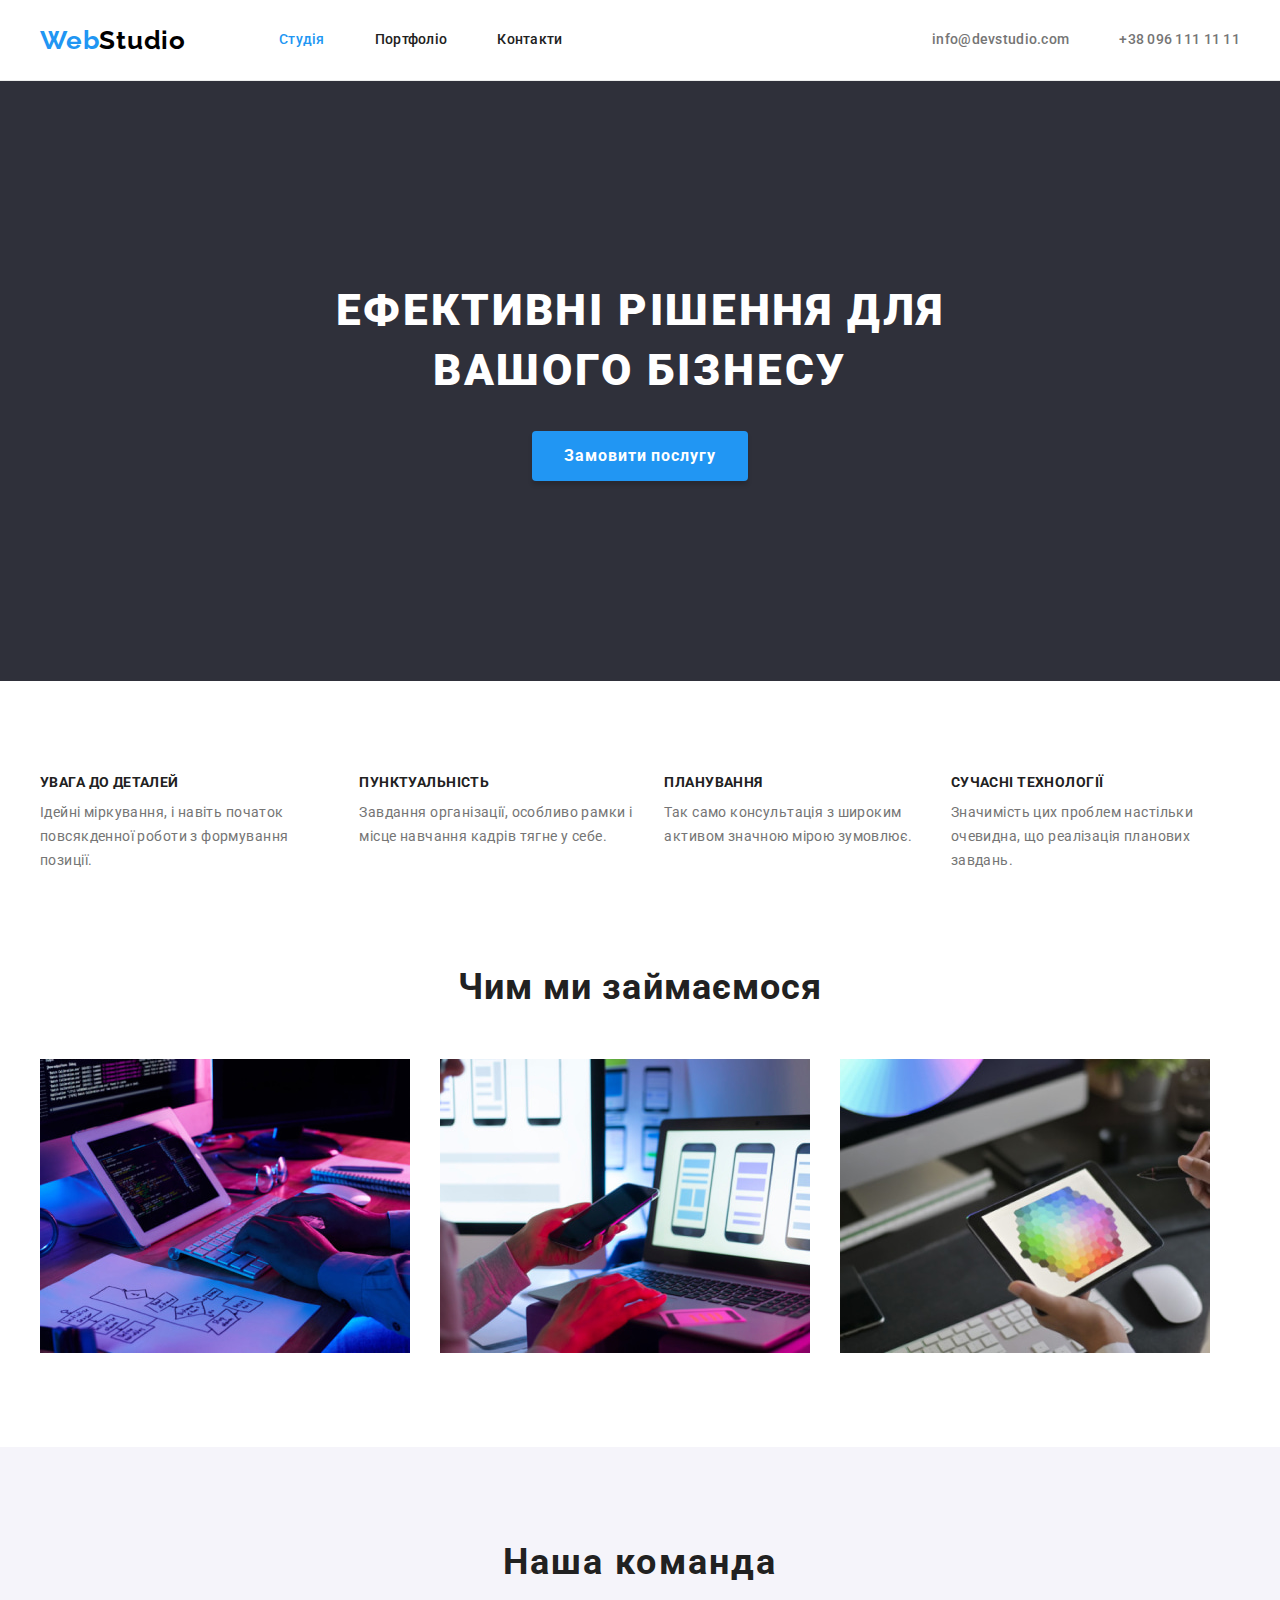
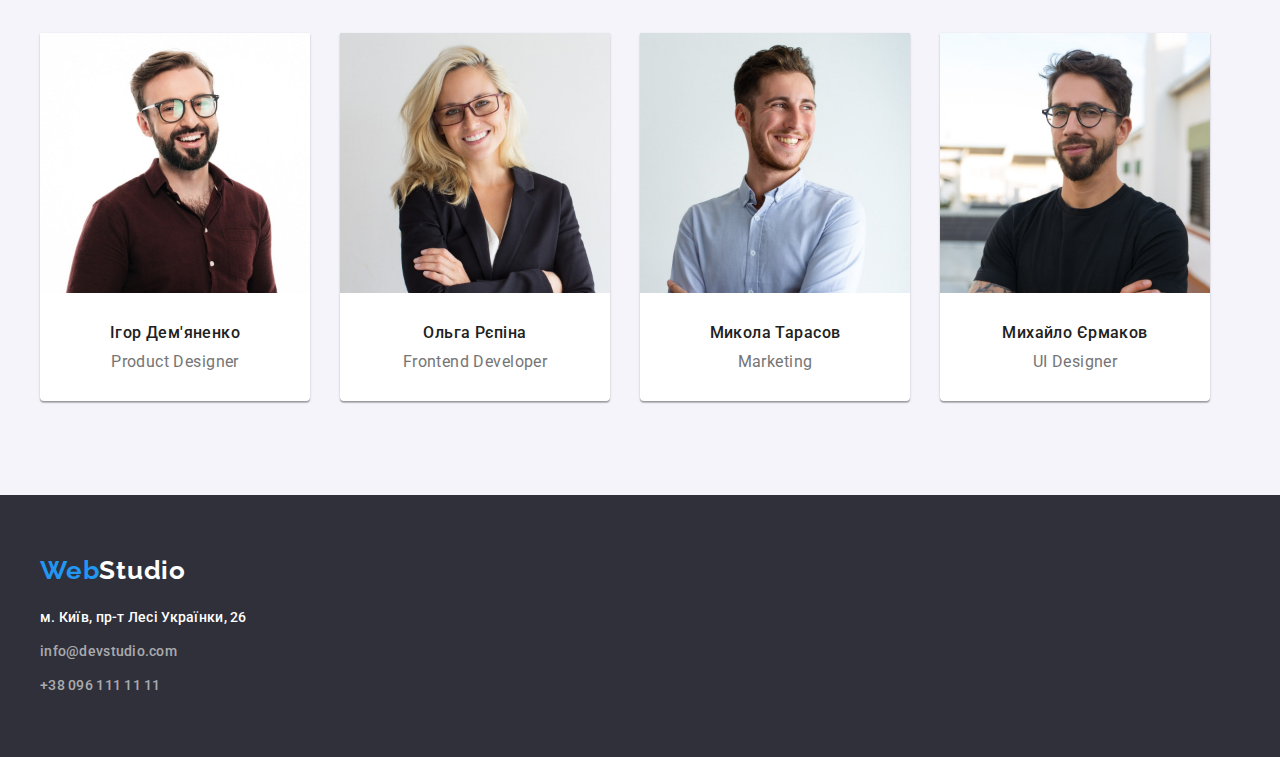
<file: index.html>
<!DOCTYPE html>
<html lang="uk">
<head>
    <meta charset="UTF-8">
    <meta http-equiv="X-UA-Compatible" content="IE=edge">
    <meta name="viewport" content="width=device-width, initial-scale=1.0">
    <title>WebStudio</title>
    <link rel="preconnect" href="https://fonts.googleapis.com">
    <link rel="preconnect" href="https://fonts.gstatic.com" crossorigin>
    <link href="https://fonts.googleapis.com/css2?family=Raleway:wght@700&family=Roboto:wght@400;500;700;900&display=swap"
        rel="stylesheet">
    <link rel="stylesheet" href="https://cdnjs.cloudflare.com/ajax/libs/modern-normalize/1.1.0/modern-normalize.min.css"
        integrity="sha512-wpPYUAdjBVSE4KJnH1VR1HeZfpl1ub8YT/NKx4PuQ5NmX2tKuGu6U/JRp5y+Y8XG2tV+wKQpNHVUX03MfMFn9Q=="
        crossorigin="anonymous" referrerpolicy="no-referrer" />
    <link rel="stylesheet" href="./css/style.css"/>
</head>
<body>

    <!--header-->
    <header class="header">
        <div class="container">
            <a class="logo" href="./"><span class="logo-web">Web</span>Studio</a>
            <nav class="header-nav">
                <ul class="header-list">
                    <li class="header-item-nav"><a class="header-link current" href="./index.html">Студія</a> </li>
                    <li class="header-item-nav"><a class="header-link" href="./portfolio.html">Портфоліо</a> </li>
                    <li class="header-item-nav"><a class="header-link" href="./">Контакти</a> </li>
                </ul>
            </nav>
            <ul class="header-contacts">
                <li class="header-item"><a class="header-mail" href="mailto:info@devstudio.com">info@devstudio.com</a></li>
                <li class="header-item"><a class="header-tel" href="tel:+380961111111">+38 096 111 11 11</a></li>
            </ul>
        </div>
    </header>
    <main>

    <!--hero-->
        <section class="hero">
            <div class="container">
            <h1 class="hero-title">Ефективні рішення для<br>вашого бізнесу</h1>
<button class="hero-btn" type="button">Замовити послугу</button>
            </div>
        </section>

    <!--benefits-->
        <section class="benefits">
            <div class="container">
            <h2 class="our-benefits-title">Наші переваги</h2>
            <ul class="benefits-list">
                <li class="benefits-item">
                   <h3 class="benefits-title">УВАГА ДО ДЕТАЛЕЙ</h3>
                    <p class="benefits-text">Ідейні міркування, і навіть початок повсякденної роботи з формування позиції.</p>
                </li>
                <li class="benefits-item">
                    <h3 class="benefits-title">ПУНКТУАЛЬНІСТЬ</h3>
                    <p class="benefits-text">Завдання організації, особливо рамки і місце навчання кадрів тягне у себе.</p>
                </li>
                <li class="benefits-item">
                    <h3 class="benefits-title">ПЛАНУВАННЯ</h3>
                    <p class="benefits-text">Так само консультація з широким активом значною мірою зумовлює.</p>
                </li>
                <li class="benefits-item">
                    <h3 class="benefits-title">СУЧАСНІ ТЕХНОЛОГІЇ</h3>
                    <p class="benefits-text">Значимість цих проблем настільки очевидна, що реалізація планових завдань.</p>
                </li>
            </ul>
            </div>
        </section>

    <!--about-->
        <section class="about no-padding-top">
            <div class="container">
            <h2 class="about-title title">Чим ми займаємося</h2>
            <ul class="about-list">
                <li class="about-list-item"><img class="about-img" src="./img/box_1.jpg" alt="Людина працює за компютером" width="370"></li>
                <li class="about-list-item"><img class="about-img" src="./img/box_2.jpg" alt="Людина создає дизайн сайту на компютері" width="370"></li>
                <li class="about-list-item"><img class="about-img" src="./img/box_3.jpg" alt="Людина працює на планшеті" width="370"></li>
            </ul>
            </div>
        </section>

    <!--teams-->
        <section class="teams">
            <div class="container">
            <h2 class="teams-title title">Наша команда</h2>
            <ul class="teams-list">
                <li class="teams-item"><img class="teams-item-img" src="./img/img_1.jpg" alt="фото Ігор Дем'яненко" width="270">
                <h3 class="teams-name">Ігор Дем'яненко</h3>
                <p class="teams-info"> <span lang="en">Product Designer</span></p>
            </li>
                <li class="teams-item"><img class="teams-item-img" src="./img/img_2.jpg" alt="фото Ольга Рєпіна" width="270">
                <h3 class="teams-name">Ольга Рєпіна</h3>
                <p class="teams-info"><span lang="en">Frontend Developer</span></p>
            </li>
                <li class="teams-item"><img class="teams-item-img" src="./img/img_3.jpg" alt="фото Микола Тарасов" width="270">
                <h3 class="teams-name">Микола Тарасов</h3>
                <p class="teams-info"><span lang="en">Marketing</span></p>
            </li>
                <li class="teams-item"><img class="teams-item-img" src="./img/img_4.jpg" alt="фото Михайло Єрмаков" width="270">
                <h3 class="teams-name">Михайло Єрмаков</h3>
                <p class="teams-info"><span lang="en">UI Designer</span></p>
            </li>
            </ul>
        </div>
        </section>
    </main>

<!--footer-->
    <footer class="footer">
        <div class="container">
        <a class="footer-logo link" href="./"><span class="logo-web">Web</span>Studio</a>
        <address class="address">
            <ul class="footer-list">
                <li class="footer-items"><a class="footer-address link" href="https://goo.gl/maps/XY3cWYFSVSTvKniZ9" target="_blank" rel="noopener noreferrer nofollow">м. Київ, пр-т Лесі Українки, 26</a></li>
                <li class="footer-items"><a class="footer-mail link" href="mailto:info@devstudio.com">info@devstudio.com</a></li>
                <li class="footer-items"><a class="footer-tel link" href="tel:+380961111111">+38 096 111 11 11</a></li>
            </ul>
        </address>
        </div>
    </footer>
</body>
</html>
</file>
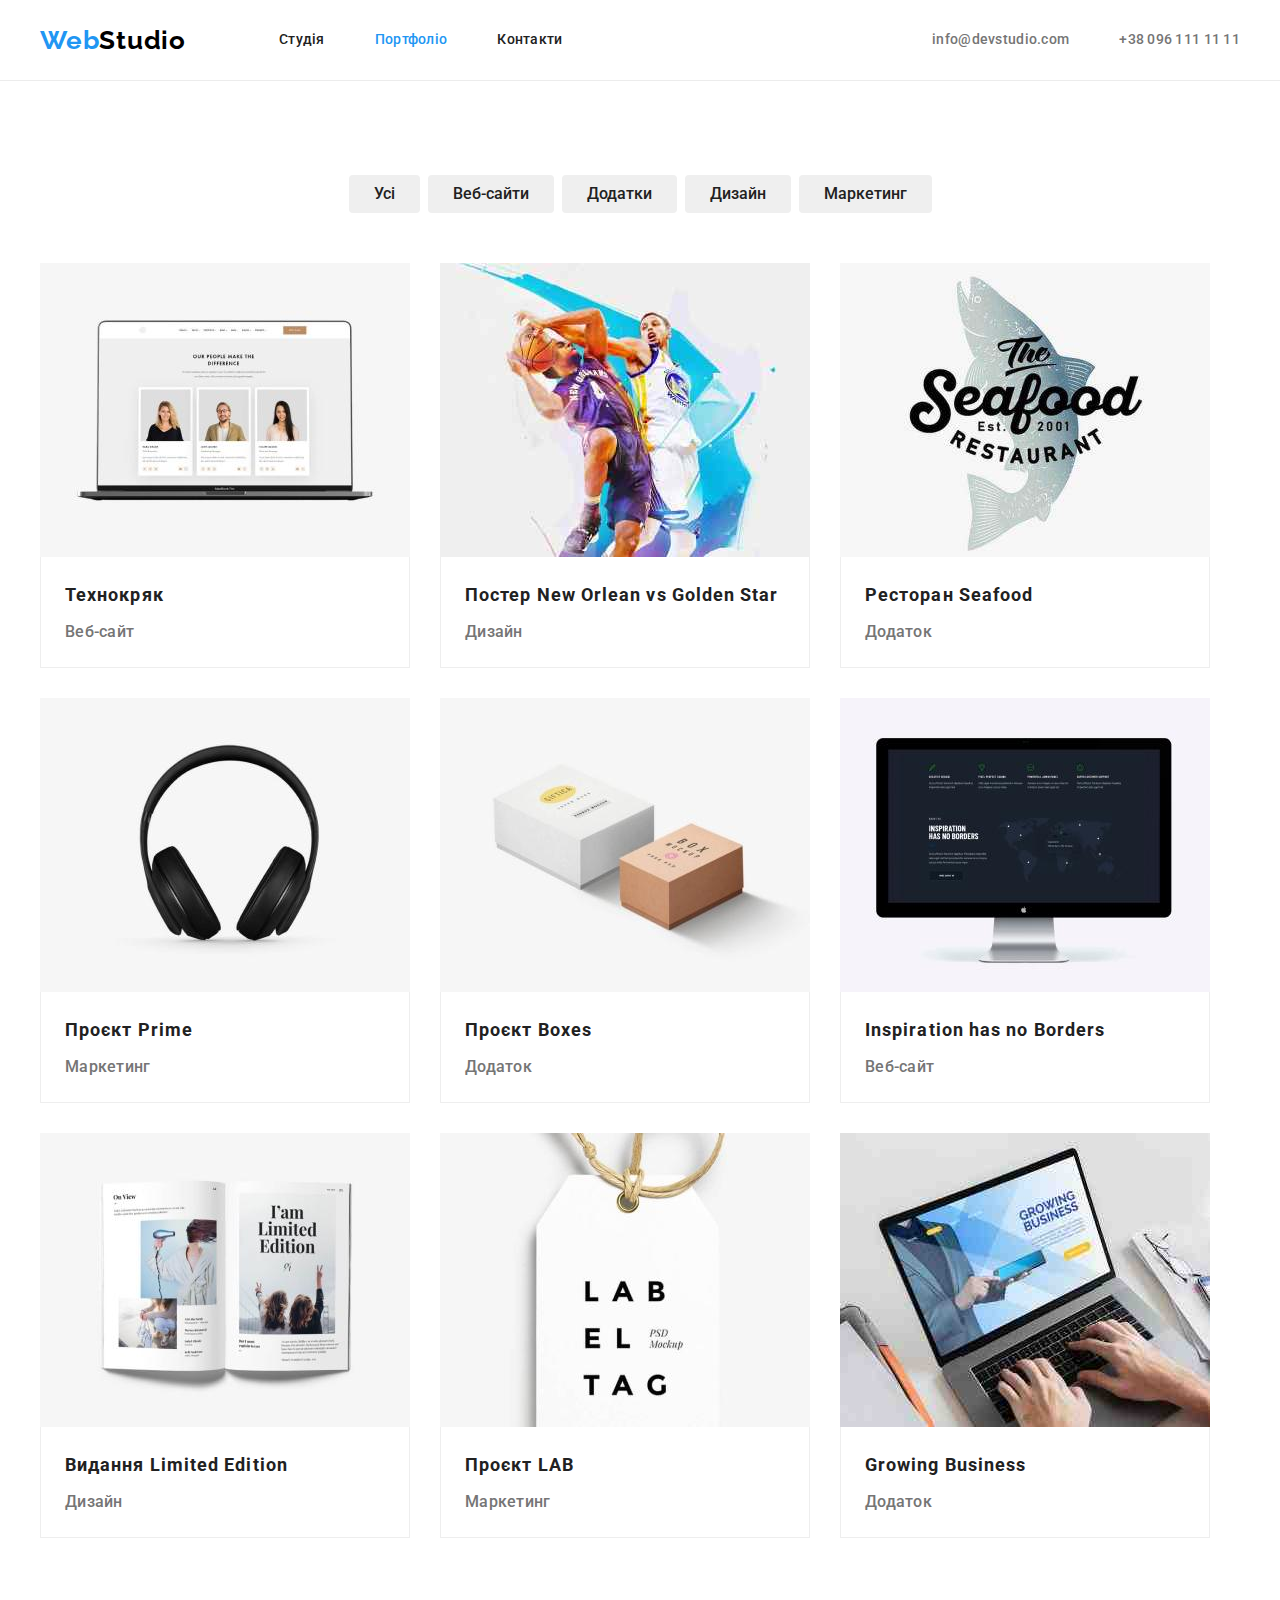
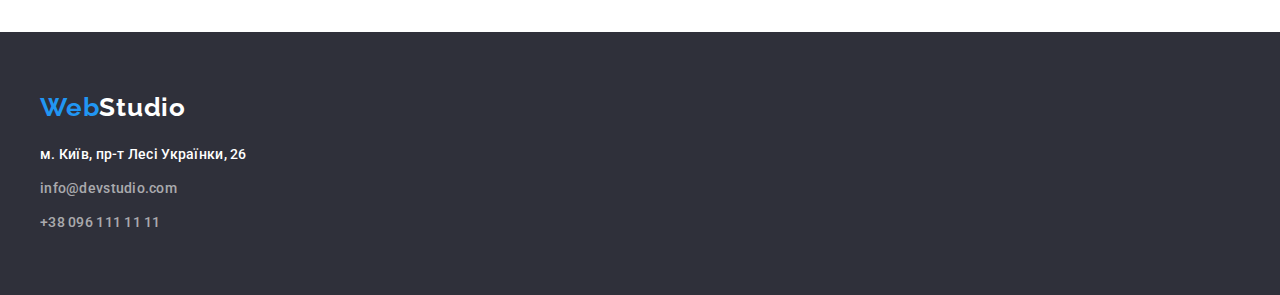
<file: portfolio.html>
<!DOCTYPE html>
<html lang="uk">

<head>
    <meta charset="UTF-8">
    <meta http-equiv="X-UA-Compatible" content="IE=edge">
    <meta name="viewport" content="width=device-width, initial-scale=1.0">
    <title>WebStudio</title>
    <link rel="preconnect" href="https://fonts.googleapis.com">
    <link rel="preconnect" href="https://fonts.gstatic.com" crossorigin>
    <link href="https://fonts.googleapis.com/css2?family=Raleway:wght@700&family=Roboto:wght@400;500;700;900&display=swap"
        rel="stylesheet">
    <link rel="stylesheet" href="https://cdnjs.cloudflare.com/ajax/libs/modern-normalize/1.1.0/modern-normalize.min.css"
        integrity="sha512-wpPYUAdjBVSE4KJnH1VR1HeZfpl1ub8YT/NKx4PuQ5NmX2tKuGu6U/JRp5y+Y8XG2tV+wKQpNHVUX03MfMFn9Q=="
        crossorigin="anonymous" referrerpolicy="no-referrer" />
    <link rel="stylesheet" href="./css/style.css" />
</head>

<body>

<!--header-->
<header class="header">
    <div class="container">
        <a class="logo" href="./"><span class="logo-web">Web</span>Studio</a>
        <nav class="header-nav">
            <ul class="header-list">
                <li class="header-item-nav"><a class="header-link" href="./index.html">Студія</a> </li>
                <li class="header-item-nav"><a class="header-link current" href="./portfolio.html">Портфоліо</a> </li>
                <li class="header-item-nav"><a class="header-link" href="./">Контакти</a> </li>
            </ul>
        </nav>
        <ul class="header-contacts">
            <li class="header-item"><a class="header-mail" href="mailto:info@devstudio.com">info@devstudio.com</a></li>
            <li class="header-item"><a class="header-tel" href="tel:+380961111111">+38 096 111 11 11</a></li>
        </ul>
    </div>
</header>
    <main>

        <!--portfolio-->
  <section class="portfolio">
    <div class="container">
        <h1 class="portfolio-title">Портфоліо</h1>
        <ul class="portfolio-filtr-list">
            <li class="portfolio-filtr-item"><button class="filtr-btn" type="button">Усі</button></li>
            <li class="portfolio-filtr-item"><button class="filtr-btn" type="button">Веб-сайти</button></li>
            <li class="portfolio-filtr-item"><button class="filtr-btn" type="button">Додатки</button></li>
            <li class="portfolio-filtr-item"><button class="filtr-btn" type="button">Дизайн</button></li>
            <li class="portfolio-filtr-item"><button class="filtr-btn" type="button">Маркетинг</button></li>
        </ul>
        <ul class="portfolio-gallery-list">
            <li class="portfolio-gallery-item"><a class="portfolio-gallery-link" href="#">
                    <img src="./img/img_11.jpg" alt="Приклад Веб-сайту" width="370">
                    <div class="portfolio-gallery-info">
                        <h2 class="portfolio-gallery-title">Технокряк</h2>
                        <p class="portfolio-gallery-text">Веб-сайт</p>
                    </div>
                </a></li>
            <li class="portfolio-gallery-item"><a class="portfolio-gallery-link" href="">
                    <img src="./img/img_12.jpg" alt="Два гравці у баскетбол з м'ячем" width="370">
                    <div class="portfolio-gallery-info">
                        <h2 class="portfolio-gallery-title">Постер New Orlean vs Golden Star</h2>
                        <p class="portfolio-gallery-text">Дизайн</p>
                    </div>
                </a></li>
            <li class="portfolio-gallery-item"><a class="portfolio-gallery-link" href="">
                    <img src="./img/img_13.jpg" alt="Логотип ресторану" width="370">
                    <div class="portfolio-gallery-info">
                        <h2 class="portfolio-gallery-title">Ресторан Seafood</h2>
                        <p class="portfolio-gallery-text">Додаток</p>
                    </div>
                </a></li>
            <li class="portfolio-gallery-item"><a class="portfolio-gallery-link" href="">
                    <img src="./img/img_14.jpg" alt="зображення навушників" width="370">
                    <div class="portfolio-gallery-info">
                        <h2 class="portfolio-gallery-title">Проєкт Prime</h2>
                        <p class="portfolio-gallery-text">Маркетинг</p>
                    </div>
                </a></li>
            <li class="portfolio-gallery-item"><a class="portfolio-gallery-link" href="">
                    <img src="./img/img_15.jpg" alt="дві коробки біла та коричнева" width="370">
                    <div class="portfolio-gallery-info">
                        <h2 class="portfolio-gallery-title">Проєкт Boxes</h2>
                        <p class="portfolio-gallery-text">Додаток</p>
                    </div>
                </a></li>
            <li class="portfolio-gallery-item"><a class="portfolio-gallery-link" href="">
                    <img src="./img/img_16.jpg" alt="монітор з відкритим Веб-сайтом" width="370">
                   <div class="portfolio-gallery-info">
                        <h2 class="portfolio-gallery-title">Inspiration has no Borders</h2>
                        <p class="portfolio-gallery-text">Веб-сайт</p>
                   </div>
                </a></li>
            <li class="portfolio-gallery-item"><a class="portfolio-gallery-link" href="">
                    <img src="./img/img_17.jpg" alt="розгорнута книжка" width="370">
                    <div class="portfolio-gallery-info">
                        <h2 class="portfolio-gallery-title">Видання Limited Edition</h2>
                        <p class="portfolio-gallery-text">Дизайн</p>
                    </div>
                </a></li>
            <li class="portfolio-gallery-item"><a class="portfolio-gallery-link" href="">
                    <img src="./img/img_18.jpg" alt="брелок з назвою проєкту" width="370">
                   <div class="portfolio-gallery-info">
                    <h2 class="portfolio-gallery-title">Проєкт LAB</h2>
                    <p class="portfolio-gallery-text">Маркетинг</p>
                   </div>
                </a></li>
            <li class="portfolio-gallery-item"><a class="portfolio-gallery-link" href="">
                    <img src="./img/img_19.jpg" alt="ноутбук з відкритим додатком" width="370">
                   <div class="portfolio-gallery-info">
                    <h2 class="portfolio-gallery-title">Growing Business</h2>
                    <p class="portfolio-gallery-text">Додаток</p>
                   </div>
                </a></li>
        </ul>
    </div>
  </section>
    </main>

    <!--footer-->
    <footer class="footer">
        <div class="container">
            <a class="footer-logo link" href="./"><span class="logo-web">Web</span>Studio</a>
            <address class="address">
                <ul class="footer-list">
                    <li class="footer-items"><a class="footer-address link" href="https://goo.gl/maps/XY3cWYFSVSTvKniZ9"
                            target="_blank" rel="noopener noreferrer nofollow">м. Київ, пр-т Лесі Українки, 26</a></li>
                    <li class="footer-items"><a class="footer-mail link"
                            href="mailto:info@devstudio.com">info@devstudio.com</a></li>
                    <li class="footer-items"><a class="footer-tel link" href="tel:+380961111111">+38 096 111 11 11</a></li>
                </ul>
            </address>
        </div>
    </footer>
</body>

</html>
</file>
<file: css/style.css>
:root {
    --primary-text-color: #212121;
    --second-text-color: #757575;
    --primary-white-color: #FFFFFF;
    --accent-color: #2196F3;
    --logo-color: #000000;
    --footer-address-color: rgba(255, 255, 255, 0.6);
    --background-body-color: #FFFFFF;
    --background-hero-color: #2F303A;
    --background-teams-color : #F5F4FA;
    --border-color: #ECECEC;
    --portfolio-gallery-info-border-color: #EEEEEE;

}

p,
h1,
h2,
h3,
h4,
h5,
h6 {
    margin: 0px;
}

ul {
    list-style: none;
    margin: 0;
    padding-left: 0;
}

button {
    cursor: pointer;
}

img {
    display: block;
}

body {
    font-family: 'Roboto', sans-serif;
    font-size: 14px;
    line-height: 1.71;
    letter-spacing: 0.03em;
    color: var(--primary-text-color);
    background: var(--background-body-color);
    margin: 0;
}

.container {
    width: 1200px;
    padding: 0px 15px;
    margin: 0 auto;
}

section {
    padding-top: 94px;
    padding-bottom: 94px;
}

a {
    font-weight: 500;
    font-size: 14px;
    line-height: 1.14;
    letter-spacing: 0.02em;
    
    color: var(--primary-text-color);
    text-decoration: none;
}


/*-----header-----*/

header .container {
    display: flex;
    align-items: center;
}

.header {
    border-bottom: 1px solid var(--border-color);
}

.header-list {
    display: flex;
}

.header-item-nav:not(:last-child) {
    margin-right: 50px;
}

.logo {
    font-family: 'Raleway', sans-serif;
    font-weight: 700;
    font-size: 26px;
    line-height: 1.19;  
    letter-spacing: 0.03em;
    color: var(--logo-color);
    margin-right: 93px;
}
.logo-web {
    color: var(--accent-color);
}

.header-link {
    display: flex;
    color: var(--primary-text-color);
    padding: 32px 0;

}

.header-link.current {
    color: var(--accent-color);
}

.header-link .header-link-current {
    display: flex;
    font-family: 'Roboto';
    font-weight: 500;
    font-size: 14px;
    line-height: 1.14;
    letter-spacing: 0.02em;
    color: var(--primary-text-color);
    padding: 32px 0;
}

.header-link:hover, 
.header-link:focus {
    color: var(--accent-color);
}

.header-contacts {
    display: flex;
    margin-left: auto;
}

.header-mail, .header-tel {
    font-weight: 500;
    font-size: 14px;
    line-height: 1.14;
    letter-spacing: 0.02em;
    color: var(--second-text-color);
    padding: 32px 0;
}

.header-mail:hover,
.header-mail:focus {
    color: var(--accent-color);
}

.header-tel:hover,
.header-tel:focus {
    color: var(--accent-color);
}

.header-item:not(:last-child) {
    margin-right: 50px;
}
/* --hero-- */
.hero {
    text-align: center;

    background: var(--background-hero-color);

    padding: 200px 0;
}

.hero-title {
    font-weight: 900;
    font-size: 44px;
    line-height: 1.36;
    letter-spacing: 0.06em;
    text-transform: uppercase;
    color: var(--primary-white-color);
   
    margin-bottom: 30px;
}

.hero-btn {
    font-family: inherit;
    font-weight: 700;
    font-size: 16px;
    line-height: 1.88;
    letter-spacing: 0.06em;
    color: var(--primary-white-color);

    background: var(--accent-color);
    cursor: pointer;
    min-width: 216px;
    box-shadow: 0px 4px 4px rgba(0, 0, 0, 0.15);
    border-radius: 4px;
    border: none;
    padding: 10px 32px;
}

.hero-btn:hover,
.hero-btn:focus {
    color: var(--accent-color);
    background-color: var(--primary-white-color);
}

/* --benefits--*/

.benefits-list {
    display: flex;
}

.benefits-item:not(:last-child) {
    margin-right: 30px;
}

.our-benefits-title, .portfolio-title {
        position: absolute;
        width: 1px;
        height: 1px;
        margin: -1px;
        border: 0;
        padding: 0;
    
        white-space: nowrap;
        clip-path: inset(100%);
        clip: rect(0 0 0 0);
        overflow: hidden;
}

.benefits-title {
        font-weight: 700;
        font-size: 14px;
        line-height: 1.14;
        letter-spacing: 0.03em;
        text-transform: uppercase;
        color: var(--primary-text-color);
        margin-bottom: 10px;
}

.benefits-text {
        font-size: 14px;
        line-height: 1.71;
        letter-spacing: 0.03em;
        color: var(--second-text-color);
}



/* --about-- */

.about.no-padding-top {
    padding-top: 0;
}
.about-title {
        font-weight: 700;
        font-size: 36px;
        line-height: 1.17;
        text-align: center;
        letter-spacing: 0.03em;
        color: var(--primary-text-color);
        margin-bottom: 50px;
}

.about-list {
    display: flex;
}

.about-list-item:not(:last-child) {
    margin-right: 30px;

}

/* --teams-- */

.teams {
    background: var(--background-teams-color);
}

.teams-title {
        font-weight: 700;
        font-size: 36px;
        line-height: 1.17;
        text-align: center;
        color: var(--primary-text-color);
        margin-top: 0;
        margin-bottom: 50px;
}

.teams-list {
    display: flex;
}

.teams-item {
    background: var(--background-body-color);
    box-shadow: 0px 1px 3px rgba(0, 0, 0, 0.12), 0px 1px 1px rgba(0, 0, 0, 0.14), 0px 2px 1px rgba(0, 0, 0, 0.2);
    border-radius: 0px 0px 4px 4px;
}

.teams-item:not(:last-child) {
        margin-right: 30px;
}

.teams-item-img {
margin-bottom: 30px;
}

.teams-name {
        font-weight: 500;
        font-size: 16px;
        line-height: 1.19;
        text-align: center;
        color: var(--primary-text-color);
        margin-bottom: 10px;
}

.teams-info {
        font-size: 16px;
        line-height: 1.19;
        text-align: center;
        color: var(--second-text-color);
        margin-bottom: 30px;
}

/* --footer-- */

.footer {
        background: var(--background-hero-color);
        padding: 60px 0;
}

.footer-logo {
    display: block;
        font-family: 'Raleway', sans-serif;
        font-weight: 700;
        font-size: 26px;
        line-height: 1.19;
        letter-spacing: 0.03em;
        color: var(--primary-white-color);
        margin-bottom: 20px;
}

.address {
    font-style: normal;
}

.footer-address {
    color: var(--primary-white-color);
}

.footer-list {
    display: block;
}

.footer-items:not(:last-child) {
    margin-bottom: 10px;
}

.footer-mail, .footer-tel {
    color: var(--footer-address-color);
}

.footer-address:hover,
.footer-address:focus {
    color: var(--accent-color);
}

.footer-mail:hover,
.footer-mail:focus {
    color: var(--accent-color);
}

.footer-tel:hover,
.footer-tel:focus {
    color: var(--accent-color);
}

/* --portfolio-- */

.portfolio-filtr-list {
    display: flex;
    justify-content: center;
    margin-bottom: 50px;
}

.portfolio-filtr-item:not(:last-child) {
    margin-right: 8px;
    
}
.filtr-btn {
    font-family: inherit;
    font-weight: 500;
    font-size: 16px;
    line-height: 1.62;
    text-align: center;
    color: var(--primary-text-color);

    cursor: pointer;
    padding: 6px 25px;
    border-radius: 4px;
    border: none;
}

.filtr-btn:hover, 
.filtr-btn:focus {
    color: var(--primary-white-color);
    background: var(--accent-color);
    filter: drop-shadow(0px 4px 4px rgba(0, 0, 0, 0.25));
}

h2 {
    font-weight: 700;
    font-size: 18px;
    line-height: 2;
    letter-spacing: 0.06em;
    color: var(--primary-text-color);
}

.portfolio-gallery-list {
    display: flex;
    flex-wrap: wrap;
    margin: -15px;
}

.portfolio-gallery-item {
    margin: 15px;
}

.portfolio-gallery-text {
        font-size: 16px;
        line-height: 1.88;
        color: var(--second-text-color);
}

.portfolio-gallery-info {
    background: var(--background-body-color);
    border: 1px solid var(--portfolio-gallery-info-border-color);
    border-top: none;
    padding: 20px 24px;
}

.portfolio-gallery-title {
    margin-bottom: 4px;
}
</file>
